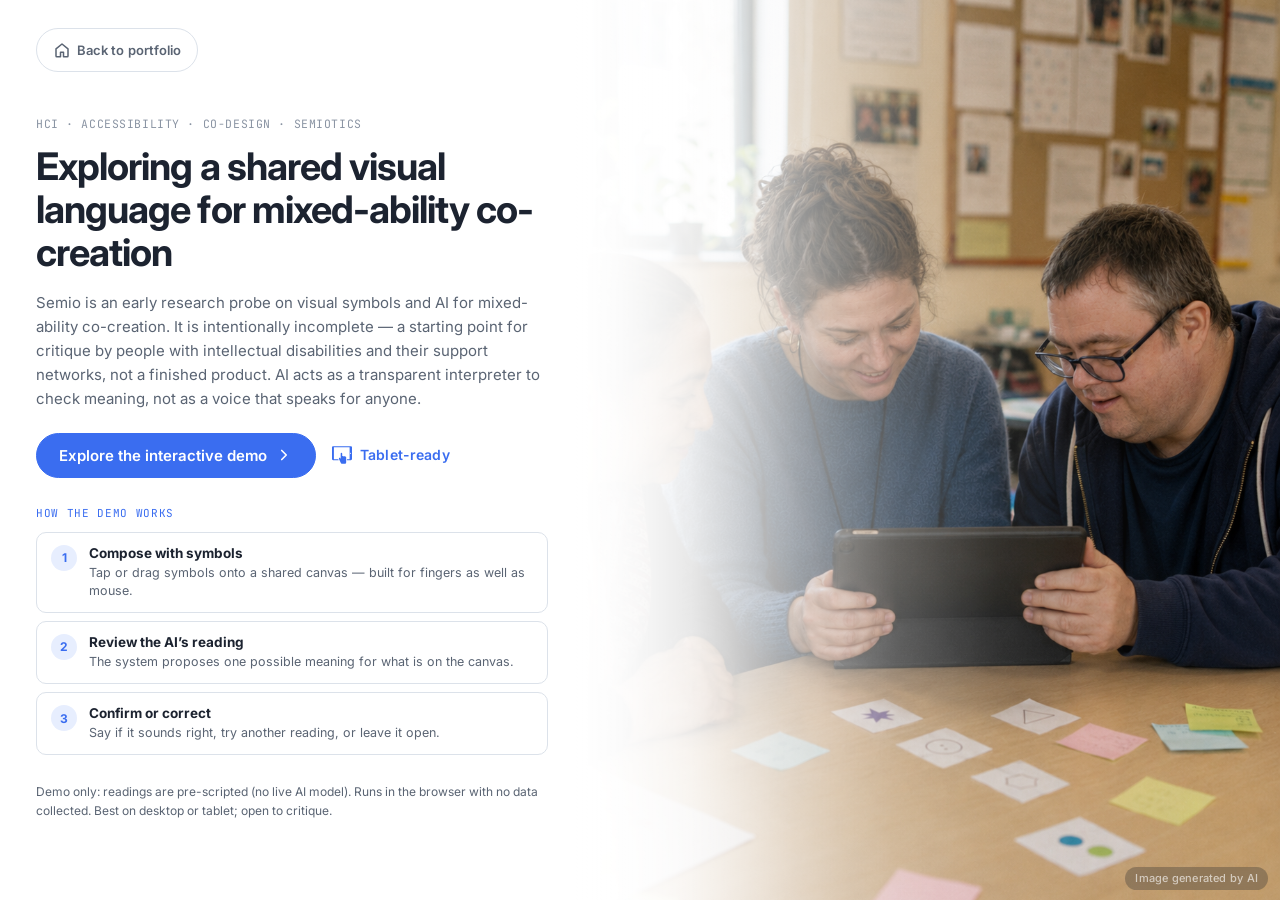
<file: index.html>
<!DOCTYPE html>
<html lang="en">
<head>
  <meta charset="UTF-8" />
  <meta name="viewport" content="width=device-width, initial-scale=1.0" />
  <title>Semio — Visual symbols for mixed-ability co-creation</title>
  <meta name="description" content="Semio is an early research probe: visual symbols and AI as a transparent interpreter for mixed-ability co-creation — open to critique, not a finished tool." />
  <link rel="preconnect" href="https://fonts.googleapis.com" />
  <link rel="preconnect" href="https://fonts.gstatic.com" crossorigin />
  <link href="https://fonts.googleapis.com/css2?family=Inter:wght@400;500;600;700&family=JetBrains+Mono:wght@400;500&display=swap" rel="stylesheet" />
  <link rel="stylesheet" href="style.css" />
</head>
<body class="landing">

  <div class="lp-shell">
    <div class="lp-copy">
      <header class="lp-nav">
        <a href="https://celso.cc" class="back-portfolio" aria-label="Back to portfolio">
          <svg width="18" height="18" viewBox="0 0 24 24" fill="none" aria-hidden="true">
            <path d="M4 10.5L12 4l8 6.5V20a1 1 0 0 1-1 1h-5v-6h-4v6H5a1 1 0 0 1-1-1v-9.5z" stroke="currentColor" stroke-width="2" stroke-linecap="round" stroke-linejoin="round"/>
          </svg>
          Back to portfolio
        </a>
      </header>

      <main class="lp-main">
        <section class="lp-hero">
          <p class="lp-eyebrow">HCI · Accessibility · Co-design · Semiotics</p>
          <h1 class="lp-title">Exploring a shared visual language for mixed-ability co-creation</h1>
          <p class="lp-lede">
            Semio is an early research probe on visual symbols and AI for mixed-ability co-creation. It is intentionally incomplete — a starting point for critique by people with intellectual disabilities and their support networks, not a finished product. AI acts as a transparent interpreter to check meaning, not as a voice that speaks for anyone.
          </p>
          <div class="lp-hero-actions">
            <a class="btn btn-primary lp-btn" href="app.html">
              Explore the interactive demo
              <svg width="18" height="18" viewBox="0 0 24 24" fill="none" aria-hidden="true">
                <path d="M9 6l6 6-6 6" stroke="currentColor" stroke-width="2.2" stroke-linecap="round" stroke-linejoin="round"/>
              </svg>
            </a>
            <span class="lp-tablet-ready" title="Touch-friendly demo — tap, drag, and tablet layout">
              <svg class="lp-tablet-ready-icon" width="20" height="20" viewBox="0 0 391.758 391.758" fill="currentColor" aria-hidden="true">
                <path d="M264.564,225.057c-4.901,0-9.168,3.063-11.44,7.596v-0.69c0-9.494-6.735-17.189-15.048-17.189c-5.723,0-10.698,3.652-13.243,9.027c-2.545-5.375-7.519-9.027-13.243-9.027c-4.582,0-8.681,2.35-11.439,6.042v-53.316c0-9.494-6.736-17.19-15.046-17.19c-8.312,0-15.05,7.696-15.05,17.19v104.997l-7.008-14.611c-2.734-5.702-7.888-8.938-13.205-8.938c-2.444,0-4.927,0.688-7.221,2.12c-7.286,4.568-9.957,15.014-5.96,23.334l34.69,72.321c0.023,0.083,3.724,5.928,5.587,8.722c5.091,7.707,11.847,13.592,20.749,13.592h52.242c15.361,0,27.822-14.754,27.822-32.948v-95.964C277.75,231.8,271.846,225.057,264.564,225.057z"/>
                <path d="M368.16,22.724H23.6C10.586,22.724,0,33.313,0,46.32l0.001,229.647c0,13.016,10.585,23.597,23.6,23.597h102.222c0,0,6.422,0,4.963-4.644c-1.022-3.254-5.678-11.905-5.885-12.31c-1.905-3.719-6.909-3.327-6.909-3.327H42.968c-3.148,0-5.724-2.523-5.724-5.601V48.6c0-3.078,2.575-5.6,5.724-5.6h296.319c3.148,0,5.725,2.522,5.725,5.6v225.086c0,3.078-2.576,5.601-5.725,5.601h-39.41c0,0-7.953-0.809-7.953,6.004c0,2.067,0,6.205,0,8.272c0,6.003,8.447,6.003,8.447,6.003h67.789c13.01,0,23.598-10.581,23.598-23.598V46.32C391.758,33.313,381.17,22.724,368.16,22.724z M363.438,172.44c-6.352,0-11.5-5.149-11.5-11.5c0-6.352,5.148-11.5,11.5-11.5c6.35,0,11.5,5.148,11.5,11.5C374.938,167.292,369.787,172.44,363.438,172.44z"/>
              </svg>
              <span>Tablet-ready</span>
            </span>
          </div>
        </section>

        <section class="lp-section" id="how">
          <span class="lp-kicker">How the demo works</span>
          <div class="lp-steps">
            <article class="lp-step">
              <span class="lp-step-num">1</span>
              <div class="lp-step-body">
                <h3 class="lp-step-title">Compose with symbols</h3>
                <p class="lp-step-text">Tap or drag symbols onto a shared canvas — built for fingers as well as mouse.</p>
              </div>
            </article>
            <article class="lp-step">
              <span class="lp-step-num">2</span>
              <div class="lp-step-body">
                <h3 class="lp-step-title">Review the AI’s reading</h3>
                <p class="lp-step-text">The system proposes one possible meaning for what is on the canvas.</p>
              </div>
            </article>
            <article class="lp-step">
              <span class="lp-step-num">3</span>
              <div class="lp-step-body">
                <h3 class="lp-step-title">Confirm or correct</h3>
                <p class="lp-step-text">Say if it sounds right, try another reading, or leave it open.</p>
              </div>
            </article>
          </div>
        </section>

        <p class="lp-note">
          Demo only: readings are pre-scripted (no live AI model). Runs in the browser with no data collected. Best on desktop or tablet; open to critique.
        </p>
      </main>
    </div>

    <aside class="lp-visual">
      <img
        class="lp-photo"
        src="assets/photo.png"
        alt="Three people at a day-centre table looking together at a tablet, with visual symbol cards and sticky notes on the table. AI-generated image."
        width="1024"
        height="1280"
        decoding="async"
      />
      <p class="lp-photo-credit">Image generated by AI</p>
    </aside>
  </div>

</body>
</html>
</file>
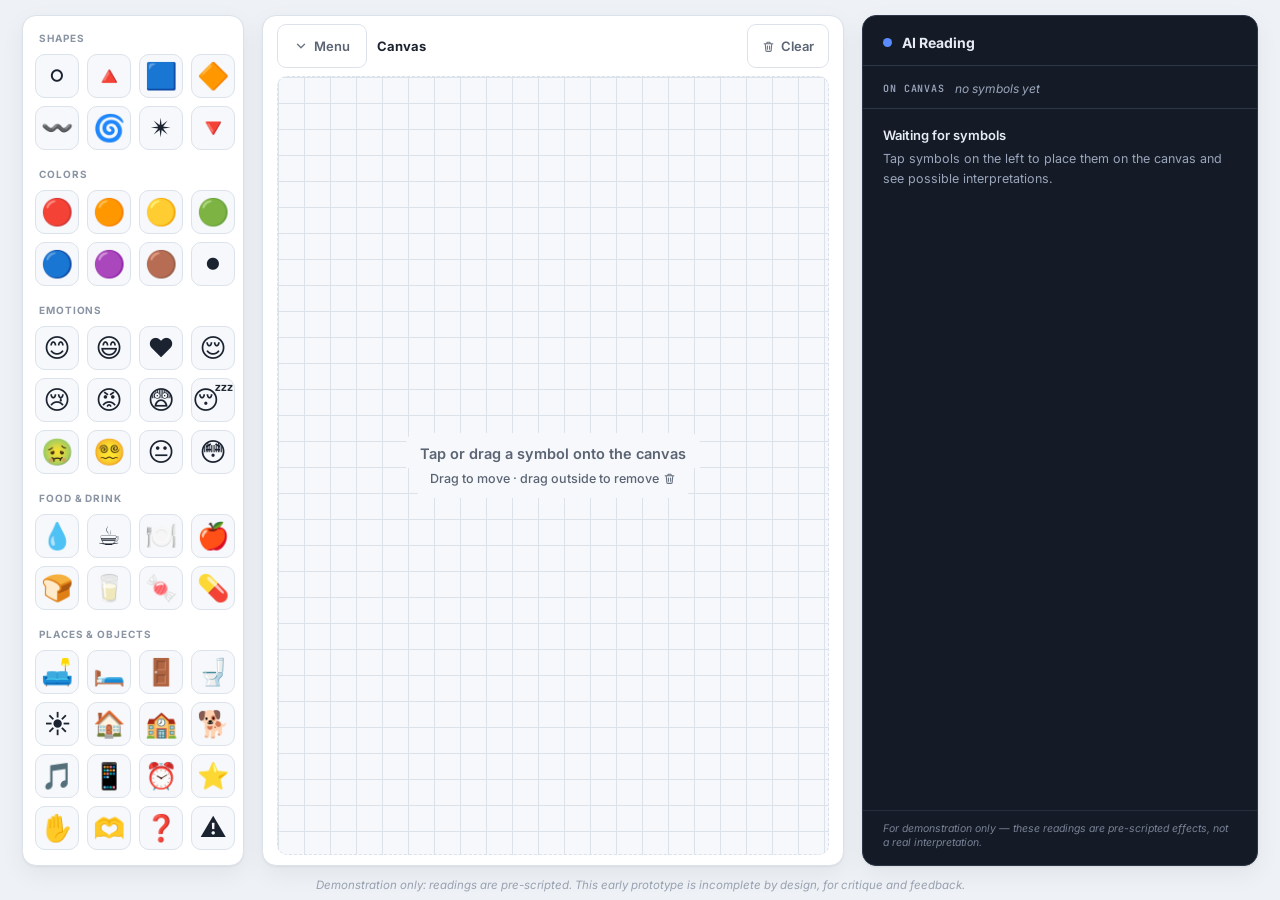
<file: app.html>
<!DOCTYPE html>
<html lang="en">
<head>
  <meta charset="UTF-8" />
  <meta name="viewport" content="width=device-width, initial-scale=1.0" />
  <title>Semio — Prototype Workspace</title>
  <link rel="preconnect" href="https://fonts.googleapis.com" />
  <link rel="preconnect" href="https://fonts.gstatic.com" crossorigin />
  <link href="https://fonts.googleapis.com/css2?family=Inter:wght@400;500;600;700&family=JetBrains+Mono:wght@400;500&display=swap" rel="stylesheet" />
  <link rel="stylesheet" href="style.css" />
  <!-- Early tablet detect: hide chrome before app.js so iPad does not flash a tall header -->
  <script>
    (function () {
      try {
        if (window.matchMedia(
          "(max-width: 1366px), ((pointer: coarse) and (max-width: 1600px))"
        ).matches) {
          document.documentElement.classList.add("header-is-collapsed");
        }
      } catch (e) {}
    })();
  </script>
</head>
<body>
  <!--
    Phone breakpoint only (CSS): guide instead of the three-column workspace.
    Not a separate page — same app.html, shown/hidden by media query.
  -->
  <div class="mobile-gate" id="mobile-gate" role="region" aria-label="Device recommendation">
    <div class="mobile-gate-card">
      <p class="mobile-gate-kicker">Semio prototype</p>
      <h1 class="mobile-gate-title">Best on a larger screen</h1>
      <p class="mobile-gate-text">
        This demo uses a three-column canvas for co-creation. It is designed for tablet and desktop — not for small phone screens.
      </p>
      <div class="mobile-gate-devices" aria-label="Recommended devices">
        <div class="mobile-gate-device">
          <span class="mobile-gate-device-icon" aria-hidden="true">
            <!-- Desktop / laptop -->
            <svg width="28" height="28" viewBox="0 0 24 24" fill="none">
              <rect x="3" y="4" width="18" height="12" rx="2" stroke="currentColor" stroke-width="2"/>
              <path d="M8 20h8M12 16v4" stroke="currentColor" stroke-width="2" stroke-linecap="round"/>
            </svg>
          </span>
          <span class="mobile-gate-device-label">Desktop</span>
        </div>
        <div class="mobile-gate-device">
          <span class="mobile-gate-device-icon" aria-hidden="true">
            <!-- Tablet (same asset family as Tablet-ready) -->
            <svg width="28" height="28" viewBox="0 0 391.758 391.758" fill="currentColor">
              <path d="M264.564,225.057c-4.901,0-9.168,3.063-11.44,7.596v-0.69c0-9.494-6.735-17.189-15.048-17.189c-5.723,0-10.698,3.652-13.243,9.027c-2.545-5.375-7.519-9.027-13.243-9.027c-4.582,0-8.681,2.35-11.439,6.042v-53.316c0-9.494-6.736-17.19-15.046-17.19c-8.312,0-15.05,7.696-15.05,17.19v104.997l-7.008-14.611c-2.734-5.702-7.888-8.938-13.205-8.938c-2.444,0-4.927,0.688-7.221,2.12c-7.286,4.568-9.957,15.014-5.96,23.334l34.69,72.321c0.023,0.083,3.724,5.928,5.587,8.722c5.091,7.707,11.847,13.592,20.749,13.592h52.242c15.361,0,27.822-14.754,27.822-32.948v-95.964C277.75,231.8,271.846,225.057,264.564,225.057z"/>
              <path d="M368.16,22.724H23.6C10.586,22.724,0,33.313,0,46.32l0.001,229.647c0,13.016,10.585,23.597,23.6,23.597h102.222c0,0,6.422,0,4.963-4.644c-1.022-3.254-5.678-11.905-5.885-12.31c-1.905-3.719-6.909-3.327-6.909-3.327H42.968c-3.148,0-5.724-2.523-5.724-5.601V48.6c0-3.078,2.575-5.6,5.724-5.6h296.319c3.148,0,5.725,2.522,5.725,5.6v225.086c0,3.078-2.576,5.601-5.725,5.601h-39.41c0,0-7.953-0.809-7.953,6.004c0,2.067,0,6.205,0,8.272c0,6.003,8.447,6.003,8.447,6.003h67.789c13.01,0,23.598-10.581,23.598-23.598V46.32C391.758,33.313,381.17,22.724,368.16,22.724z M363.438,172.44c-6.352,0-11.5-5.149-11.5-11.5c0-6.352,5.148-11.5,11.5-11.5c6.35,0,11.5,5.148,11.5,11.5C374.938,167.292,369.787,172.44,363.438,172.44z"/>
            </svg>
          </span>
          <span class="mobile-gate-device-label">Tablet</span>
        </div>
      </div>
      <div class="mobile-gate-actions">
        <a class="btn btn-primary mobile-gate-primary" href="index.html">Back to project page</a>
        <button type="button" class="btn btn-ghost mobile-gate-anyway" id="mobile-gate-anyway">
          Continue anyway
        </button>
      </div>
    </div>
  </div>

  <!-- Full bar collapses to height:0; open/close lives in the Canvas toolbar (not floating). -->
  <header class="app-header" id="app-header">
    <div class="header-inner">
      <div class="header-left">
        <a href="https://celso.cc" class="back-portfolio" aria-label="Back to portfolio">
          <svg width="18" height="18" viewBox="0 0 24 24" fill="none" aria-hidden="true">
            <path d="M4 10.5L12 4l8 6.5V20a1 1 0 0 1-1 1h-5v-6h-4v6H5a1 1 0 0 1-1-1v-9.5z" stroke="currentColor" stroke-width="2" stroke-linecap="round" stroke-linejoin="round"/>
          </svg>
          <span class="back-label">Back to portfolio</span>
        </a>
        <a href="index.html" class="back-portfolio back-prev" aria-label="Back to previous page">
          <svg width="18" height="18" viewBox="0 0 24 24" fill="none" aria-hidden="true">
            <rect x="5" y="3" width="14" height="18" rx="2" stroke="currentColor" stroke-width="2"/>
            <path d="M8 8h8M8 12h8M8 16h5" stroke="currentColor" stroke-width="2" stroke-linecap="round"/>
          </svg>
        </a>
        <div class="brand-text">
          <h1>Semio</h1>
          <p class="app-subtitle">Semio - An early prototype for exploring shared visual language in mixed-ability co-creation</p>
        </div>
      </div>
      <div class="header-right">
        <div class="header-tag header-tag-tablet" title="Touch-friendly: tap to place, drag to move, drag out to remove">
          <svg class="header-tag-icon" width="18" height="18" viewBox="0 0 391.758 391.758" fill="currentColor" aria-hidden="true">
            <path d="M264.564,225.057c-4.901,0-9.168,3.063-11.44,7.596v-0.69c0-9.494-6.735-17.189-15.048-17.189c-5.723,0-10.698,3.652-13.243,9.027c-2.545-5.375-7.519-9.027-13.243-9.027c-4.582,0-8.681,2.35-11.439,6.042v-53.316c0-9.494-6.736-17.19-15.046-17.19c-8.312,0-15.05,7.696-15.05,17.19v104.997l-7.008-14.611c-2.734-5.702-7.888-8.938-13.205-8.938c-2.444,0-4.927,0.688-7.221,2.12c-7.286,4.568-9.957,15.014-5.96,23.334l34.69,72.321c0.023,0.083,3.724,5.928,5.587,8.722c5.091,7.707,11.847,13.592,20.749,13.592h52.242c15.361,0,27.822-14.754,27.822-32.948v-95.964C277.75,231.8,271.846,225.057,264.564,225.057z"/>
            <path d="M368.16,22.724H23.6C10.586,22.724,0,33.313,0,46.32l0.001,229.647c0,13.016,10.585,23.597,23.6,23.597h102.222c0,0,6.422,0,4.963-4.644c-1.022-3.254-5.678-11.905-5.885-12.31c-1.905-3.719-6.909-3.327-6.909-3.327H42.968c-3.148,0-5.724-2.523-5.724-5.601V48.6c0-3.078,2.575-5.6,5.724-5.6h296.319c3.148,0,5.725,2.522,5.725,5.6v225.086c0,3.078-2.576,5.601-5.725,5.601h-39.41c0,0-7.953-0.809-7.953,6.004c0,2.067,0,6.205,0,8.272c0,6.003,8.447,6.003,8.447,6.003h67.789c13.01,0,23.598-10.581,23.598-23.598V46.32C391.758,33.313,381.17,22.724,368.16,22.724z M363.438,172.44c-6.352,0-11.5-5.149-11.5-11.5c0-6.352,5.148-11.5,11.5-11.5c6.35,0,11.5,5.148,11.5,11.5C374.938,167.292,369.787,172.44,363.438,172.44z"/>
          </svg>
          <span class="header-tag-label">Tablet-ready</span>
        </div>
      </div>
    </div>
  </header>

  <main class="workspace" aria-label="Three-column workspace">
    <!-- LEFT: Symbol Library -->
    <section class="panel panel-left" aria-label="Symbol library">
      <div id="library" class="library" role="list"></div>
    </section>

    <!-- CENTER: Co-creation Canvas -->
    <section class="panel panel-center" aria-label="Co-creation canvas">
      <div class="panel-head canvas-head">
        <div class="canvas-head-left">
          <button
            type="button"
            id="header-chrome-toggle"
            class="btn btn-ghost btn-with-icon header-chrome-toggle"
            aria-expanded="true"
            aria-controls="app-header"
            title="Hide top bar for more canvas room"
          >
            <svg class="header-chrome-chevron" width="14" height="14" viewBox="0 0 24 24" fill="none" aria-hidden="true">
              <path d="M6 9l6 6 6-6" stroke="currentColor" stroke-width="2.2" stroke-linecap="round" stroke-linejoin="round"/>
            </svg>
            <span class="header-chrome-label">Menu</span>
          </button>
          <h2>Canvas</h2>
        </div>
        <div class="canvas-actions">
          <button id="clear-btn" class="btn btn-ghost btn-with-icon btn-clear" type="button" title="Clear canvas" aria-label="Clear canvas">
            <svg width="13" height="13" viewBox="0 0 24 24" fill="none" aria-hidden="true">
              <path d="M4 7h16M9 7V5a1 1 0 0 1 1-1h4a1 1 0 0 1 1 1v2M6 7l1 12a2 2 0 0 0 2 2h6a2 2 0 0 0 2-2l1-12M10 11v6M14 11v6" stroke="currentColor" stroke-width="2" stroke-linecap="round" stroke-linejoin="round"/>
            </svg>
            Clear
          </button>
        </div>
      </div>

      <div id="canvas" class="canvas" aria-label="Canvas — tap symbols on the left to place them here">
        <div id="canvas-hint" class="canvas-hint">
          <p class="hint-main">Tap or drag a symbol onto the canvas</p>
          <p class="hint-sub">Drag to move · drag outside to remove<svg class="hint-trash-icon" width="13" height="13" viewBox="0 0 24 24" fill="none" aria-hidden="true"><path d="M4 7h16M9 7V5a1 1 0 0 1 1-1h4a1 1 0 0 1 1 1v2M6 7l1 12a2 2 0 0 0 2 2h6a2 2 0 0 0 2-2l1-12M10 11v6M14 11v6" stroke="currentColor" stroke-width="2" stroke-linecap="round" stroke-linejoin="round"/></svg></p>
        </div>
      </div>
    </section>

    <!-- RIGHT: AI Interpretant Panel -->
    <aside class="panel panel-right" aria-label="AI interpretant panel">
      <div class="ai-head">
        <span class="ai-dot" aria-hidden="true"></span>
        <h2>AI Reading</h2>
      </div>

      <div class="tag-strip" aria-label="Active symbols">
        <span class="tag-strip-label">On canvas</span>
        <div id="tag-list" class="tag-list"></div>
      </div>

      <div id="ai-body" class="ai-body">
        <div class="ai-idle" id="ai-idle">
          <p class="ai-idle-title">Waiting for symbols</p>
          <p class="ai-idle-text">Tap symbols on the left to place them on the canvas and see possible interpretations.</p>
        </div>
      </div>

      <p class="ai-disclaimer">For demonstration only — these readings are pre-scripted effects, not a real interpretation.</p>
    </aside>
  </main>

  <footer class="app-footer">
    <span class="footer-note">Demonstration only: readings are pre-scripted. This early prototype is incomplete by design, for critique and feedback.</span>
  </footer>

  <script src="data.js"></script>
  <script src="app.js"></script>
</body>
</html>
</file>
<file: style.css>
/* =============================================================
 * style.css — Semiotic AI Translator (research prototype)
 * Tool-style restraint: calm surfaces, one accent, high contrast.
 * ============================================================= */

:root {
  --bg:          #eef1f5;
  --surface:     #ffffff;
  --surface-2:   #f6f8fb;
  --ink:         #1c2330;
  --ink-soft:    #5a6473;
  --ink-faint:   #8a94a3;
  --line:        #dce2ea;
  --accent:      #3a6df0;
  --accent-soft: #e7eefe;
  --ai-bg:       #141a26;
  --ai-bg-2:     #1d2533;
  --ai-line:     #2c3647;
  --ai-ink:      #e7ecf4;
  --ai-ink-soft: #9aa6bb;
  --ai-glow:     #5b8cff;
  --good:        #2fae66;
  --warn:        #e0883a;
  --radius:      14px;
  --radius-sm:   10px;
  --shadow:      0 1px 2px rgba(20,26,38,.05), 0 8px 24px rgba(20,26,38,.06);
  --font:        "Inter", system-ui, -apple-system, "Segoe UI", sans-serif;
  --mono:        "JetBrains Mono", ui-monospace, "SFMono-Regular", monospace;
  /* Apple HIG / Material-aligned minimum touch target */
  --touch-min:   44px;
}

* { box-sizing: border-box; margin: 0; padding: 0; }

html, body { height: 100%; }

body {
  font-family: var(--font);
  color: var(--ink);
  background: var(--bg);
  display: flex;
  flex-direction: column;
  min-height: 100vh;
  -webkit-font-smoothing: antialiased;
}

/* Prototype workspace: lock to viewport so the three panels claim leftover height */
body:not(.landing) {
  height: 100vh;
  height: 100dvh;
  overflow: hidden;
}

/* ---------- Header: can fully hide (height 0) for max canvas room ---------- */
.app-header {
  flex-shrink: 0;
  background: var(--surface);
  border-bottom: 1px solid var(--line);
  overflow: hidden;
  /* animate open/close without leaving residual chrome height */
  max-height: 120px;
  opacity: 1;
  transition: max-height .22s ease, opacity .18s ease, border-color .18s ease;
}
.app-header .header-inner {
  display: flex;
  align-items: center;
  justify-content: space-between;
  gap: 10px;
  padding: 10px 24px;
}
.app-header h1 {
  font-size: 19px;
  font-weight: 700;
  letter-spacing: -.02em;
  line-height: 1.1;
}
.header-left { display: flex; align-items: center; gap: 10px; min-width: 0; }
.header-left .brand-text { margin-left: 8px; min-width: 0; }
.app-subtitle {
  font-size: 11.5px;
  color: var(--ink-soft);
  margin-top: 3px;
  letter-spacing: .01em;
}
.header-tag {
  display: inline-flex;
  align-items: center;
  gap: 8px;
  font-size: 12.5px;
  font-weight: 600;
  color: var(--accent);
  background: var(--accent-soft);
  padding: 8px 14px 8px 10px;
  border-radius: 999px;
  letter-spacing: .01em;
  line-height: 1;
  user-select: none;
}
.header-tag-icon {
  display: block;
  width: 18px;
  height: 18px;
  flex-shrink: 0;
  color: inherit;
}
.header-right {
  display: flex;
  align-items: center;
  gap: 10px;
  flex-shrink: 0;
}
.header-back {
  font-size: 12px;
  font-weight: 600;
  color: var(--ink-soft);
  text-decoration: none;
  padding: 5px 0;
  transition: color .12s ease;
}
.header-back:hover { color: var(--accent); }

/*
 * Fully collapsed: zero layout height — workspace claims the full viewport.
 * Open/close control lives in the Canvas panel toolbar (see .header-chrome-toggle).
 * Also keyed off html.header-is-collapsed for pre-JS paint on iPad.
 */
.app-header.is-collapsed,
html.header-is-collapsed .app-header {
  max-height: 0;
  opacity: 0;
  border-bottom-color: transparent;
  pointer-events: none;
}

/* Canvas toolbar: natural home for Menu / Hide chrome */
.canvas-head-left {
  display: flex;
  align-items: center;
  gap: 10px;
  min-width: 0;
}
.header-chrome-toggle {
  flex-shrink: 0;
  font-size: 12.5px;
  padding: 0 12px;
  border-radius: 999px;
}
.header-chrome-chevron {
  flex-shrink: 0;
  transition: transform .2s ease;
}
/* Expanded header: chevron up = “hide bar” */
body:not(.header-is-collapsed) .header-chrome-chevron {
  transform: rotate(180deg);
}
/* Collapsed: chevron down = “show menu” */
body.header-is-collapsed .header-chrome-chevron {
  transform: rotate(0deg);
}

/* ---------- Workspace (3 columns) ---------- */
.workspace {
  flex: 1;
  display: grid;
  grid-template-columns: 18% 1fr 32%;
  gap: 18px;
  padding: 14px 22px 8px;
  min-height: 0;
  position: relative;
  /* allow canvas spotlight shadow to paint over side panels */
  isolation: auto;
}
.panel {
  background: var(--surface);
  border: 1px solid var(--line);
  border-radius: var(--radius);
  box-shadow: var(--shadow);
  display: flex;
  flex-direction: column;
  min-height: 0;
}
.panel-head { padding: 18px 18px 12px; }
.panel-head h2 { font-size: 14px; font-weight: 700; letter-spacing: -.01em; }
.panel-sub { font-size: 12px; color: var(--ink-soft); margin-top: 3px; line-height: 1.4; }

/* ---------- Left: Library ---------- */
.panel-left { overflow: hidden; }
.library {
  overflow-y: auto;
  padding: 14px 12px 18px;
  display: flex;
  flex-direction: column;
  gap: 6px;
}
.lib-cat {
  font-size: 10px;
  font-weight: 700;
  text-transform: uppercase;
  letter-spacing: .09em;
  color: var(--ink-faint);
  padding: 12px 4px 4px;
}
.lib-cat:first-child { padding-top: 2px; }
.lib-grid {
  display: grid;
  grid-template-columns: repeat(4, 1fr);
  gap: 8px;
}
.lib-item {
  aspect-ratio: 1 / 1;
  min-width: var(--touch-min);
  min-height: var(--touch-min);
  background: var(--surface-2);
  border: 1px solid var(--line);
  border-radius: var(--radius-sm);
  display: flex;
  align-items: center;
  justify-content: center;
  cursor: grab;
  user-select: none;
  -webkit-tap-highlight-color: transparent;
  /* pan-y keeps library scrollable; drag code preventDefault once past threshold */
  touch-action: pan-y;
  transition: transform .12s ease, border-color .12s ease, box-shadow .12s ease;
}
/* Floating emoji while dragging from library → canvas (tablet + desktop) */
.lib-drag-ghost {
  position: fixed;
  z-index: 200;
  width: 58px;
  height: 58px;
  margin: 0;
  padding: 0;
  display: flex;
  align-items: center;
  justify-content: center;
  font-size: 40px;
  line-height: 1;
  pointer-events: none;
  transform: translate(-50%, -50%);
  opacity: .92;
  filter: drop-shadow(0 4px 12px rgba(20, 26, 38, .22));
  will-change: left, top;
}
body.is-library-dragging {
  cursor: grabbing;
  user-select: none;
}
body.is-library-dragging .library {
  /* keep list from rubber-banding while a drag is active */
  overflow: hidden;
}
.lib-item:hover {
  border-color: var(--accent);
  transform: translateY(-2px);
  box-shadow: 0 4px 12px rgba(58,109,240,.12);
}
.lib-item:active { cursor: grabbing; transform: scale(.95); border-color: var(--accent); }
.lib-item .emoji { font-size: 26px; line-height: 1; pointer-events: none; }

/* ---------- Center: Canvas ---------- */
.canvas-head {
  display: flex;
  align-items: center;
  justify-content: space-between;
  gap: 10px;
  padding: 8px 14px 6px;
}
.canvas-head h2 {
  font-size: 13px;
  font-weight: 700;
  letter-spacing: -.01em;
}
.btn {
  font-family: var(--font);
  font-size: 13px;
  font-weight: 600;
  border-radius: 9px;
  min-height: var(--touch-min);
  min-width: var(--touch-min);
  padding: 10px 16px;
  cursor: pointer;
  border: 1px solid transparent;
  -webkit-tap-highlight-color: transparent;
  touch-action: manipulation;
  transition: background .12s ease, border-color .12s ease, color .12s ease;
}
.btn-ghost {
  background: var(--surface);
  border-color: var(--line);
  color: var(--ink-soft);
}
.btn-ghost:hover { border-color: var(--warn); color: var(--warn); }
.btn-ghost:active { border-color: var(--warn); color: var(--warn); background: #fff8f2; }
.btn-with-icon {
  display: inline-flex;
  align-items: center;
  justify-content: center;
  gap: 6px;
}
.btn-with-icon svg {
  flex-shrink: 0;
  opacity: .9;
}
.btn-clear {
  font-size: 13px;
  padding: 0 14px;
  gap: 6px;
}
.btn-primary {
  background: var(--accent);
  border-color: var(--accent);
  color: #fff;
}
.btn-primary:hover { background: #2f5fde; border-color: #2f5fde; }
.btn-primary:active { background: #2a55c9; border-color: #2a55c9; }

.panel-center {
  /* default clip; lifted while a token is dragged out so destroy can leave the frame */
  overflow: hidden;
  position: relative;
}
.panel-center.is-dragging-token {
  overflow: visible;
  z-index: 30;
}
.canvas {
  position: relative;
  flex: 1;
  margin: 2px 14px 10px;
  border-radius: var(--radius-sm);
  background-color: var(--surface-2);
  background-image:
    linear-gradient(var(--line) 1px, transparent 1px),
    linear-gradient(90deg, var(--line) 1px, transparent 1px);
  background-size: 26px 26px;
  border: 1px dashed var(--line);
  overflow: hidden;
  min-height: 0;
  transition: border-color .18s ease, background-color .18s ease, box-shadow .22s ease;
}
.canvas.drag-over {
  border-color: var(--accent);
  background-color: var(--accent-soft);
}
/*
 * Drag spotlight: huge outer box-shadow dims everything outside the canvas
 * so the frame reads as the only active region.
 */
.canvas.is-dragging-token {
  overflow: visible;
  z-index: 31;
  box-shadow: 0 0 0 999vmax rgba(20, 26, 38, .42);
  border-color: var(--accent);
}
/* Preview: release outside will destroy — slightly stronger veil + warm edge */
.canvas.is-delete-zone {
  border-color: var(--warn);
  box-shadow:
    0 0 0 999vmax rgba(20, 26, 38, .52),
    inset 0 0 0 1.5px rgba(224, 136, 58, .45);
}

/*
 * .back-portfolio uses z-index: 60, so it sat above the canvas spotlight
 * while everything else dimmed. Lower it during drag so the same veil covers it.
 */
body.is-dragging-token .back-portfolio {
  z-index: 0;
}

.canvas-hint {
  position: absolute;
  inset: 0;
  display: flex;
  flex-direction: column;
  align-items: center;
  justify-content: center;
  gap: 0;
  pointer-events: none;
  text-align: center;
  padding: 24px;
  z-index: 0;
}
.canvas-hint.hidden { display: none; }
/* Same grey as .canvas — only behind the lines of copy, so grid disappears under text */
.canvas-hint .hint-main,
.canvas-hint .hint-sub {
  max-width: 340px;
  margin: 0;
  line-height: 1.45;
  background: var(--surface-2);
  padding: 3px 14px;
}
.canvas-hint .hint-main {
  font-size: 14.5px;
  font-weight: 600;
  color: var(--ink-soft);
  padding-top: 10px;
  padding-bottom: 4px;
  border-radius: 10px 10px 0 0;
}
.canvas-hint .hint-sub {
  font-size: 12.5px;
  font-weight: 500;
  color: var(--ink-soft);
  letter-spacing: 0;
  padding-top: 2px;
  padding-bottom: 10px;
  border-radius: 0 0 10px 10px;
  white-space: nowrap;
}
.canvas-hint .hint-trash-icon {
  display: inline-block;
  width: 13px;
  height: 13px;
  margin-left: 4px;
  vertical-align: -2px;
  opacity: .9;
}

/* placed symbol token — frameless; drag outside canvas to destroy */
.token {
  position: absolute;
  display: flex;
  align-items: center;
  justify-content: center;
  width: 58px;
  height: 58px;
  min-width: var(--touch-min);
  min-height: var(--touch-min);
  font-size: 40px;
  line-height: 1;
  background: transparent;
  border: none;
  box-shadow: none;
  cursor: grab;
  user-select: none;
  touch-action: none;
  z-index: 1;
  -webkit-tap-highlight-color: transparent;
  transition: transform .15s ease, filter .15s ease, opacity .15s ease;
  will-change: transform, opacity;
}
.token:active,
.token.is-dragging { cursor: grabbing; }
.token.is-selected {
  transform: scale(1.06);
  filter: drop-shadow(0 0 5px rgba(91,140,255,.4));
  z-index: 20;
}
/* Finger / cursor is outside the frame — release will destroy */
.token.will-delete {
  opacity: .55;
  transform: scale(.88);
  filter: drop-shadow(0 0 6px rgba(224, 136, 58, .55));
  z-index: 55;
}
/* Destroy burst when released outside */
.token.is-destroying {
  animation: tokenDestroy .32s cubic-bezier(.4, 0, .2, 1) forwards;
  pointer-events: none;
  z-index: 60;
}
@keyframes tokenDestroy {
  0% {
    opacity: .55;
    transform: scale(.88) rotate(0deg);
    filter: drop-shadow(0 0 6px rgba(224, 136, 58, .45));
  }
  55% {
    opacity: .35;
    transform: scale(1.15) rotate(-8deg);
    filter: blur(0.5px) drop-shadow(0 0 10px rgba(224, 136, 58, .35));
  }
  100% {
    opacity: 0;
    transform: scale(.15) rotate(18deg);
    filter: blur(3px);
  }
}
.token.focused {
  transform: scale(1.12);
  animation: tokenGlow 1.4s ease-in-out infinite;
}
@keyframes tokenGlow {
  0%,100% { filter: drop-shadow(0 0 5px rgba(91,140,255,.55)); }
  50%     { filter: drop-shadow(0 0 11px rgba(91,140,255,.85)); }
}

@media (prefers-reduced-motion: reduce) {
  .token.is-destroying {
    animation: tokenDestroyFade .2s ease forwards;
  }
  @keyframes tokenDestroyFade {
    to { opacity: 0; transform: scale(.5); }
  }
}

/* ---------- Tag strip (inside dark AI panel) ---------- */
.tag-strip {
  display: flex;
  align-items: flex-start;
  gap: 10px;
  padding: 12px 20px;
  border-bottom: 1px solid var(--ai-line);
  flex-wrap: wrap;
}
.tag-strip-label {
  font-family: var(--mono);
  font-size: 10px;
  text-transform: uppercase;
  letter-spacing: .08em;
  font-weight: 600;
  color: var(--ai-ink-soft);
  padding-top: 4px;
  flex-shrink: 0;
}
.tag-list { display: flex; gap: 6px; flex-wrap: wrap; }
.tag {
  display: inline-flex;
  align-items: center;
  gap: 5px;
  font-size: 12px;
  background: var(--ai-bg-2);
  color: var(--ai-ink);
  border: 1px solid var(--ai-line);
  border-radius: 999px;
  padding: 4px 10px;
  font-weight: 500;
}
.tag .t-emoji { font-size: 13px; }
.tag-empty { font-size: 12px; color: var(--ai-ink-soft); font-style: italic; padding-top: 3px; }

/* ---------- Right: AI panel (dark) ---------- */
.panel-right {
  background: var(--ai-bg);
  border-color: var(--ai-line);
  color: var(--ai-ink);
  overflow: hidden;
}
.ai-head {
  display: flex;
  align-items: center;
  gap: 10px;
  padding: 18px 20px 14px;
  border-bottom: 1px solid var(--ai-line);
}
.ai-head h2 { font-size: 14px; font-weight: 700; color: var(--ai-ink); }
.ai-dot {
  width: 9px; height: 9px; border-radius: 50%;
  background: var(--ai-glow);
  box-shadow: 0 0 0 0 rgba(91,140,255,.5);
  animation: aiPulse 2s infinite;
}
@keyframes aiPulse {
  0%   { box-shadow: 0 0 0 0 rgba(91,140,255,.5); }
  70%  { box-shadow: 0 0 0 8px rgba(91,140,255,0); }
  100% { box-shadow: 0 0 0 0 rgba(91,140,255,0); }
}
.ai-body {
  flex: 1;
  overflow-y: auto;
  padding: 18px 20px 22px;
}
.ai-idle { color: var(--ai-ink-soft); }
.ai-idle-title { font-size: 13px; font-weight: 600; color: var(--ai-ink); margin-bottom: 6px; }
.ai-idle-text { font-size: 12.5px; line-height: 1.6; }

/* typing indicator */
.ai-typing {
  display: flex;
  align-items: center;
  gap: 6px;
  font-family: var(--mono);
  font-size: 12px;
  color: var(--ai-ink-soft);
}
.ai-typing .dots { display: inline-flex; gap: 4px; }
.ai-typing .dots span {
  width: 6px; height: 6px; border-radius: 50%;
  background: var(--ai-glow);
  animation: blink 1.2s infinite;
}
.ai-typing .dots span:nth-child(2) { animation-delay: .2s; }
.ai-typing .dots span:nth-child(3) { animation-delay: .4s; }
@keyframes blink { 0%,80%,100% { opacity: .25; } 40% { opacity: 1; } }

/* result — confirm / correct demo loop */
.ai-result { animation: fadeUp .35s ease both; }
@keyframes fadeUp { from { opacity: 0; transform: translateY(8px); } to { opacity: 1; transform: none; } }

.ai-phase-label {
  font-family: var(--mono);
  font-size: 10.5px;
  font-weight: 600;
  letter-spacing: .06em;
  text-transform: uppercase;
  color: var(--ai-ink-soft);
  margin: 0 0 10px;
}
.ai-phase-agreed { color: #6dcea0; }
.ai-phase-open { color: var(--warn); }

/* primary: the loudest element in the panel */
.translation {
  font-size: 20px;
  line-height: 1.5;
  color: var(--ai-ink);
  font-weight: 600;
  letter-spacing: -.01em;
}
.translation-dim {
  font-size: 15px;
  font-weight: 500;
  opacity: .55;
  margin-bottom: 4px;
}
.translation-open {
  font-size: 17px;
  font-weight: 600;
}

.confirm-block {
  margin-top: 22px;
  padding-top: 18px;
  border-top: 1px solid var(--ai-line);
}
.confirm-q {
  font-size: 15px;
  font-weight: 600;
  color: var(--ai-ink);
  margin: 0 0 14px;
}
.confirm-actions {
  display: flex;
  flex-direction: column;
  gap: 10px;
}
.btn-confirm {
  font-family: var(--font);
  font-size: 14px;
  font-weight: 600;
  min-height: var(--touch-min);
  width: 100%;
  padding: 12px 16px;
  border-radius: var(--radius-sm);
  border: 1px solid var(--ai-line);
  cursor: pointer;
  -webkit-tap-highlight-color: transparent;
  touch-action: manipulation;
  transition: background .12s ease, border-color .12s ease, color .12s ease, transform .1s ease;
}
.btn-confirm:active { transform: scale(.99); }
.btn-yes {
  background: var(--ai-glow);
  border-color: var(--ai-glow);
  color: #fff;
}
.btn-yes:hover,
.btn-yes:active { background: #4a7ef0; border-color: #4a7ef0; }
.btn-no {
  background: var(--ai-bg-2);
  color: var(--ai-ink);
}
.btn-no:hover,
.btn-no:active { border-color: var(--ai-glow); background: #232d3d; }
.btn-none {
  margin-top: 12px;
  background: transparent;
  color: var(--ai-ink-soft);
  border-style: dashed;
}
.btn-none:hover,
.btn-none:active { color: var(--ai-ink); border-color: var(--ai-ink-soft); }
.btn-revise {
  margin-top: 16px;
  background: var(--ai-bg-2);
  color: var(--ai-ink);
}
.btn-revise:hover,
.btn-revise:active { border-color: var(--ai-glow); }
.ai-note {
  margin: 14px 0 0;
  font-size: 12px;
  line-height: 1.5;
  color: var(--ai-ink-soft);
}

/* secondary: tappable choice cards — correct phase */
.options-block {
  margin-top: 22px;
  padding-top: 18px;
  border-top: 1px solid var(--ai-line);
}
.options-lead {
  font-size: 11px;
  font-family: var(--mono);
  letter-spacing: .03em;
  color: var(--ai-ink-soft);
  margin: 0 0 12px;
  transition: color .2s ease;
}

.options { display: flex; flex-direction: column; gap: 9px; }
.option {
  display: flex;
  align-items: flex-start;
  gap: 11px;
  width: 100%;
  min-height: var(--touch-min);
  text-align: left;
  font-family: var(--font);
  font-size: 14px;
  line-height: 1.45;
  color: var(--ai-ink);
  background: var(--ai-bg-2);
  border: 1px solid var(--ai-line);
  border-radius: var(--radius-sm);
  padding: 14px 16px;
  cursor: pointer;
  -webkit-tap-highlight-color: transparent;
  touch-action: manipulation;
  transition: border-color .15s ease, background .15s ease, transform .1s ease;
}
.option:hover {
  border-color: var(--ai-glow);
  background: #232d3d;
}
.option:active { transform: scale(.99); border-color: var(--ai-glow); background: #232d3d; }

/* the radio dot that fills in when chosen */
.option-tick {
  flex-shrink: 0;
  width: 14px; height: 14px;
  margin-top: 3px;
  border: 1.5px solid var(--ai-ink-soft);
  border-radius: 50%;
  transition: border-color .15s ease, background .15s ease;
}
.option-text { flex: 1; }

/* chosen state — solid fill, no checkmark (simulated "the AI learned this") */
.option.is-chosen {
  border-color: var(--ai-glow);
  background: var(--ai-glow);
  color: #fff;
}
.option.is-chosen .option-tick {
  border-color: #fff;
  background: #fff;
}

/* micro disclaimer pinned to the bottom of the AI panel */
.ai-disclaimer {
  margin: 0;
  padding: 11px 20px 14px;
  border-top: 1px solid var(--ai-line);
  font-size: 10.5px;
  line-height: 1.4;
  font-style: italic;
  color: var(--ai-ink-soft);
  opacity: .75;
}

/* ---------- Footer (blends into the gray page background) ---------- */
.app-footer {
  flex-shrink: 0;
  display: flex;
  align-items: center;
  justify-content: center;
  padding: 4px 28px 8px;
  background: transparent;
  border: none;
  font-size: 11.5px;
  color: #9aa3b2;
}
.footer-note { font-style: italic; max-width: 720px; text-align: center; }

/* ---------- Scrollbars ---------- */
/* Library: was --line on white — too faint. Slightly stronger, still quiet. */
.library {
  scrollbar-width: thin;
  scrollbar-color: #c5cdd8 transparent;
}
.library::-webkit-scrollbar { width: 7px; }
.library::-webkit-scrollbar-track {
  background: transparent;
  margin: 6px 0;
}
.library::-webkit-scrollbar-thumb {
  background: #c5cdd8;
  border-radius: 99px;
  border: 2px solid transparent;
  background-clip: padding-box;
}
.library::-webkit-scrollbar-thumb:hover {
  background: #a8b2c0;
  border: 2px solid transparent;
  background-clip: padding-box;
}
.library::-webkit-scrollbar-thumb:active {
  background: #8a94a3;
  border: 2px solid transparent;
  background-clip: padding-box;
}

.ai-body {
  scrollbar-width: thin;
  scrollbar-color: var(--ai-line) transparent;
}
.ai-body::-webkit-scrollbar { width: 7px; }
.ai-body::-webkit-scrollbar-track {
  background: transparent;
  margin: 6px 0;
}
.ai-body::-webkit-scrollbar-thumb {
  background: var(--ai-line);
  border-radius: 99px;
  border: 2px solid transparent;
  background-clip: padding-box;
}
.ai-body::-webkit-scrollbar-thumb:hover {
  background: #3d4a5f;
  border: 2px solid transparent;
  background-clip: padding-box;
}

/* ---------- Tablet: larger library + touch-friendly columns ---------- */
@media (max-width: 1180px) and (min-width: 769px) {
  .workspace {
    grid-template-columns: minmax(200px, 24%) 1fr minmax(260px, 30%);
    gap: 14px;
    padding: 12px 14px 8px;
  }
  .lib-grid {
    grid-template-columns: repeat(3, 1fr);
    gap: 10px;
  }
  .lib-item .emoji { font-size: 30px; }
  .token {
    width: 64px;
    height: 64px;
    font-size: 44px;
  }
  .app-subtitle { display: none; }
  .canvas-head { padding: 10px 14px 8px; }
}

/* Coarse pointer (tablet / touch laptop): enforce larger library cells */
@media (pointer: coarse) {
  .lib-grid {
    grid-template-columns: repeat(3, 1fr);
    gap: 10px;
  }
  .lib-item {
    min-width: var(--touch-min);
    min-height: var(--touch-min);
  }
  .lib-item .emoji { font-size: 30px; }
  .workspace {
    grid-template-columns: minmax(200px, 24%) 1fr minmax(260px, 30%);
  }
  .app-subtitle { display: none; }
  .token {
    width: 64px;
    height: 64px;
    font-size: 44px;
  }
}

/* ---------- Mobile gate (phone breakpoint — same app.html) ---------- */
.mobile-gate {
  display: none;
}

@media (max-width: 768px) {
  /* Hide prototype chrome; show recommendation card instead */
  body:not(.landing):not(.mobile-gate-dismissed) {
    height: auto;
    min-height: 100dvh;
    overflow: auto;
    background: var(--bg);
  }
  body:not(.landing):not(.mobile-gate-dismissed) .app-header,
  body:not(.landing):not(.mobile-gate-dismissed) .workspace,
  body:not(.landing):not(.mobile-gate-dismissed) .app-footer {
    display: none !important;
  }
  body:not(.landing):not(.mobile-gate-dismissed) .mobile-gate {
    display: flex;
    flex: 1;
    align-items: center;
    justify-content: center;
    min-height: 100dvh;
    padding: 28px 20px 36px;
  }

  .mobile-gate-card {
    width: 100%;
    max-width: 400px;
    background: var(--surface);
    border: 1px solid var(--line);
    border-radius: var(--radius);
    box-shadow: var(--shadow);
    padding: 28px 22px 24px;
    text-align: center;
  }
  .mobile-gate-kicker {
    font-family: var(--mono);
    font-size: 11px;
    font-weight: 600;
    letter-spacing: .06em;
    text-transform: uppercase;
    color: var(--accent);
    margin: 0 0 12px;
  }
  .mobile-gate-title {
    font-size: 22px;
    font-weight: 700;
    letter-spacing: -.02em;
    line-height: 1.2;
    color: var(--ink);
    margin: 0 0 12px;
  }
  .mobile-gate-text {
    font-size: 14px;
    line-height: 1.55;
    color: var(--ink-soft);
    margin: 0 0 22px;
  }
  .mobile-gate-devices {
    display: flex;
    justify-content: center;
    gap: 14px;
    margin: 0 0 24px;
  }
  .mobile-gate-device {
    display: flex;
    flex-direction: column;
    align-items: center;
    gap: 8px;
    min-width: 96px;
    padding: 14px 12px 12px;
    border-radius: var(--radius-sm);
    border: 1px solid var(--line);
    background: var(--surface-2);
  }
  .mobile-gate-device-icon {
    display: flex;
    align-items: center;
    justify-content: center;
    width: 48px;
    height: 48px;
    border-radius: 50%;
    background: var(--accent-soft);
    color: var(--accent);
  }
  .mobile-gate-device-icon svg {
    display: block;
    width: 26px;
    height: 26px;
  }
  .mobile-gate-device-label {
    font-size: 12.5px;
    font-weight: 600;
    color: var(--ink);
  }
  .mobile-gate-actions {
    display: flex;
    flex-direction: column;
    gap: 10px;
  }
  .mobile-gate-primary {
    width: 100%;
    min-height: var(--touch-min);
    border-radius: 999px;
    text-decoration: none;
    display: inline-flex;
    align-items: center;
    justify-content: center;
    font-size: 14px;
  }
  .mobile-gate-anyway {
    width: 100%;
    min-height: var(--touch-min);
    border-radius: 999px;
    font-size: 13px;
    color: var(--ink-soft);
  }

  /* If user dismisses the gate, fall back to stacked (imperfect) layout */
  body.mobile-gate-dismissed:not(.landing) {
    height: auto;
    min-height: 100vh;
    overflow: auto;
  }
  body.mobile-gate-dismissed .mobile-gate {
    display: none !important;
  }
  body.mobile-gate-dismissed .workspace {
    grid-template-columns: 1fr;
    grid-auto-rows: minmax(220px, auto);
    padding: 12px 12px 10px;
    gap: 12px;
  }
  body.mobile-gate-dismissed .panel-left { max-height: 280px; }
  body.mobile-gate-dismissed .lib-grid {
    grid-template-columns: repeat(5, 1fr);
    gap: 10px;
  }
  body.mobile-gate-dismissed .canvas { min-height: 320px; }
  body.mobile-gate-dismissed .app-header .header-inner {
    padding: 10px 12px;
    flex-wrap: wrap;
    gap: 8px;
  }
  body.mobile-gate-dismissed .app-subtitle { display: none; }
}

/* =============================================================
 * Landing page — fixed photo + scrolling copy (restored approach)
 * Extra tall white buffers above/below text so rubber-band drag
 * never reveals a hard “edge” of the copy block on tablets.
 * ============================================================= */
body.landing {
  min-height: 100vh;
  min-height: 100dvh;
  background: #fff;
  overflow-x: hidden;
  /* soft clamp of whole-page bounce where supported */
  overscroll-behavior-y: none;
}

.lp-shell {
  position: relative;
  min-height: 100vh;
  min-height: 100dvh;
  overflow-x: hidden;
  overflow-y: auto;
  -webkit-overflow-scrolling: touch;
  overscroll-behavior-y: contain;
}

/* Fixed full-height photo on the right */
.lp-visual {
  position: fixed;
  top: 0;
  right: 0;
  bottom: 0;
  height: 100vh;
  height: 100dvh;
  width: clamp(56%, 18rem + 48vw, 74%);
  z-index: 0;
  overflow: hidden;
  background: #cfd6e0;
  pointer-events: none;
  -webkit-mask-image: linear-gradient(
    90deg,
    transparent 0%,
    rgba(0, 0, 0, 0.12) 6%,
    rgba(0, 0, 0, 0.4) 14%,
    rgba(0, 0, 0, 0.75) 24%,
    #000 38%,
    #000 100%
  );
  mask-image: linear-gradient(
    90deg,
    transparent 0%,
    rgba(0, 0, 0, 0.12) 6%,
    rgba(0, 0, 0, 0.4) 14%,
    rgba(0, 0, 0, 0.75) 24%,
    #000 38%,
    #000 100%
  );
}
.lp-photo {
  position: absolute;
  inset: 0;
  display: block;
  width: 100%;
  height: 100%;
  max-width: none;
  object-fit: cover;
  object-position: 50% 40%;
  transform: none;
}
/* Bottom-right caption on the field image */
.lp-photo-credit {
  position: absolute;
  right: 12px;
  bottom: 10px;
  z-index: 2;
  margin: 0;
  padding: 5px 10px;
  border-radius: 999px;
  font-size: 11px;
  font-weight: 500;
  letter-spacing: .02em;
  line-height: 1.2;
  color: rgba(255, 255, 255, .62);
  background: rgba(20, 26, 38, .28);
  backdrop-filter: blur(6px);
  -webkit-backdrop-filter: blur(6px);
  pointer-events: none;
  user-select: none;
}

/*
 * Copy column: white wash + LARGE vertical buffers.
 * When the user pulls the page up/down, they still stay on white —
 * the real top/bottom edge of the block is far outside the viewport.
 */
.lp-copy {
  position: relative;
  z-index: 1;
  display: flex;
  flex-direction: column;
  justify-content: center;
  min-width: 0;
  min-height: 100dvh;
  min-height: 100vh;
  box-sizing: border-box;
  padding-top: 28px;
  padding-bottom: 28px;
  padding-right: clamp(8px, 4vw, 48px);
  background: linear-gradient(
    90deg,
    #ffffff 0,
    #ffffff max(36rem, 42vw),
    rgba(255, 255, 255, 0.97) max(38rem, 48vw),
    rgba(255, 255, 255, 0.88) max(42rem, 54vw),
    rgba(255, 255, 255, 0.62) max(48rem, 62vw),
    rgba(255, 255, 255, 0.32) max(54rem, 70vw),
    rgba(255, 255, 255, 0.12) max(60rem, 78vw),
    rgba(255, 255, 255, 0.03) max(66rem, 86vw),
    transparent max(72rem, 94vw)
  );
  /*
   * Tall white runways above/below (same width as this column).
   * Rubber-band drag stays on white — no hard “panel edge” in view.
   * Unlike padding-top: 40vh, first paint still shows content centered.
   */
  box-shadow:
    0 -70vh 0 0 #ffffff,
    0 70vh 0 0 #ffffff;
}

.lp-nav {
  flex-shrink: 0;
  display: flex;
  align-items: center;
  padding: 0 clamp(20px, 3vw, 36px);
  background: transparent;
  border: none;
}

.lp-main {
  flex: 1;
  display: flex;
  flex-direction: column;
  justify-content: center;
  gap: 28px;
  width: 100%;
  max-width: 36rem;
  margin: 0;
  padding: 20px clamp(16px, 2.5vw, 28px) 28px clamp(20px, 3vw, 36px);
  box-sizing: border-box;
  min-width: 0;
}

@media (min-width: 1400px) {
  .lp-visual {
    width: clamp(64%, 20rem + 50vw, 78%);
  }
  .lp-photo {
    object-position: 48% 38%;
  }
  .lp-copy {
    background: linear-gradient(
      90deg,
      #ffffff 0,
      #ffffff max(38rem, 36vw),
      rgba(255, 255, 255, 0.96) max(42rem, 44vw),
      rgba(255, 255, 255, 0.78) max(48rem, 54vw),
      rgba(255, 255, 255, 0.45) max(54rem, 62vw),
      rgba(255, 255, 255, 0.18) max(60rem, 70vw),
      rgba(255, 255, 255, 0.05) max(66rem, 78vw),
      transparent max(74rem, 88vw)
    );
  }
}

@media (min-width: 961px) and (max-width: 1399px) {
  .lp-visual {
    width: clamp(58%, 12rem + 46vw, 70%);
  }
  .lp-photo {
    object-position: 50% 42%;
  }
}

.lp-hero { text-align: left; }
.lp-eyebrow {
  font-family: var(--mono);
  font-size: 11.5px;
  letter-spacing: .05em;
  color: var(--ink-faint);
  text-transform: uppercase;
  margin-bottom: 14px;
}
.lp-title {
  font-size: clamp(26px, 3.2vw, 38px);
  font-weight: 700;
  line-height: 1.14;
  letter-spacing: -.025em;
  color: var(--ink);
  max-width: none;
  margin: 0;
}
.lp-lede {
  margin: 16px 0 0;
  max-width: none;
  font-size: 15px;
  line-height: 1.6;
  color: var(--ink-soft);
}
.lp-hero-actions {
  margin-top: 22px;
  display: flex;
  align-items: center;
  justify-content: flex-start;
  flex-wrap: wrap;
  gap: 14px 16px;
}
.lp-btn {
  font-size: 15px;
  min-height: var(--touch-min);
  padding: 12px 22px;
  border-radius: 999px;
  text-decoration: none;
  display: inline-flex;
  align-items: center;
  justify-content: center;
  gap: 8px;
}
.lp-btn svg { flex-shrink: 0; }

/* After primary CTA: assets/tablet.svg + label, same blue as the button */
.lp-tablet-ready {
  display: inline-flex;
  align-items: center;
  gap: 8px;
  font-size: 14px;
  font-weight: 600;
  letter-spacing: .01em;
  color: var(--accent);
  line-height: 1;
  user-select: none;
}
.lp-tablet-ready-icon {
  display: block;
  width: 20px;
  height: 20px;
  flex-shrink: 0;
  color: inherit; /* filled paths use currentColor → button blue */
}

.lp-section { text-align: left; }
.lp-kicker {
  display: block;
  font-family: var(--mono);
  font-size: 11px;
  letter-spacing: .06em;
  text-transform: uppercase;
  color: var(--accent);
  margin-bottom: 12px;
}
.lp-steps {
  display: flex;
  flex-direction: column;
  gap: 8px;
  max-width: none;
  margin: 0;
}
.lp-step {
  display: flex;
  align-items: flex-start;
  gap: 12px;
  background: rgba(255, 255, 255, .72);
  border: 1px solid var(--line);
  border-radius: var(--radius-sm);
  box-shadow: none;
  padding: 12px 14px;
  text-align: left;
}
.lp-step-num {
  display: inline-flex;
  align-items: center;
  justify-content: center;
  width: 26px;
  height: 26px;
  flex-shrink: 0;
  border-radius: 50%;
  background: var(--accent-soft);
  color: var(--accent);
  font-weight: 700;
  font-size: 12px;
  margin-bottom: 0;
}
.lp-step-body { min-width: 0; }
.lp-step-title {
  font-size: 13.5px;
  font-weight: 700;
  color: var(--ink);
  margin-bottom: 3px;
}
.lp-step-text {
  font-size: 12.5px;
  line-height: 1.45;
  color: var(--ink-soft);
  margin: 0;
}

.lp-note {
  flex-shrink: 0;
  width: 100%;
  max-width: 100%;
  margin: 0;
  text-align: left;
  font-size: 12px;
  line-height: 1.55;
  color: var(--ink-soft);
  white-space: normal;
  overflow-wrap: break-word;
}

/* Portrait: stacked — photo band + copy, still with soft buffers */
@media (max-width: 960px) {
  .lp-shell {
    display: flex;
    flex-direction: column;
    min-height: auto;
    overflow: visible;
  }
  .lp-visual {
    position: relative;
    top: auto;
    right: auto;
    bottom: auto;
    order: -1;
    width: 100%;
    height: min(52vh, 480px);
    height: min(52dvh, 480px);
    min-height: 280px;
    flex-shrink: 0;
    pointer-events: auto;
    -webkit-mask-image: none;
    mask-image: none;
  }
  .lp-visual::after {
    content: "";
    position: absolute;
    left: 0;
    right: 0;
    bottom: 0;
    height: 56px;
    z-index: 1;
    pointer-events: none;
    background: linear-gradient(
      180deg,
      rgba(255, 255, 255, 0) 0%,
      rgba(255, 255, 255, 0.55) 55%,
      #ffffff 100%
    );
  }
  .lp-photo {
    position: absolute;
    inset: 0;
    object-position: 50% 35%;
  }
  .lp-copy {
    min-height: 0;
    padding-top: 12px;
    padding-bottom: 48px;
    padding-right: 0;
    margin-top: 0;
    background: #ffffff;
    box-shadow: 0 50vh 0 0 #ffffff;
  }
  .lp-main {
    max-width: 640px;
    margin: 0 auto;
    padding: 12px 22px 32px;
    justify-content: flex-start;
  }
  .lp-nav {
    padding: 12px 22px 0;
  }
}

@media (max-width: 960px) and (orientation: landscape) and (min-height: 400px) {
  .lp-shell {
    display: block;
    position: relative;
    min-height: 100dvh;
    overflow-y: auto;
  }
  .lp-visual {
    position: fixed;
    top: 0;
    right: 0;
    bottom: 0;
    order: 0;
    width: min(52%, 420px);
    height: 100dvh;
    min-height: 0;
    -webkit-mask-image: linear-gradient(
      90deg,
      transparent 0%,
      rgba(0, 0, 0, 0.2) 10%,
      #000 32%,
      #000 100%
    );
    mask-image: linear-gradient(
      90deg,
      transparent 0%,
      rgba(0, 0, 0, 0.2) 10%,
      #000 32%,
      #000 100%
    );
  }
  .lp-visual::after { display: none; }
  .lp-copy {
    min-height: 100dvh;
    padding-top: 20px;
    padding-bottom: 20px;
    background: linear-gradient(
      90deg,
      #ffffff 0,
      #ffffff min(48%, 22rem),
      rgba(255, 255, 255, 0.9) min(58%, 28rem),
      rgba(255, 255, 255, 0.4) min(72%, 34rem),
      transparent 88%
    );
    box-shadow:
      0 -50vh 0 0 #ffffff,
      0 50vh 0 0 #ffffff;
  }
  .lp-main {
    max-width: min(28rem, 48vw);
    padding: 16px 20px 24px 24px;
  }
}

@media (max-width: 720px) {
  .lp-title { font-size: clamp(24px, 7vw, 32px); }
  .lp-main { gap: 22px; }
}


/* =============================================================
 * Back / nav chrome — same language as prototype .btn-ghost
 * (surface fill, line border, 9px radius, no glass pill)
 * ============================================================= */
.back-portfolio {
  position: fixed;
  top: 14px;
  left: 16px;
  z-index: 60;
  display: inline-flex;
  align-items: center;
  justify-content: center;
  gap: 6px;
  min-height: var(--touch-min);
  min-width: var(--touch-min);
  padding: 0 16px;
  border-radius: 999px;
  font-family: var(--font);
  font-size: 13px;
  font-weight: 600;
  letter-spacing: .005em;
  color: var(--ink-soft);
  background: var(--surface);
  border: 1px solid var(--line);
  box-shadow: none;
  backdrop-filter: none;
  -webkit-backdrop-filter: none;
  text-decoration: none;
  -webkit-tap-highlight-color: transparent;
  touch-action: manipulation;
  transition: background .12s ease, border-color .12s ease, color .12s ease;
}
.back-portfolio:hover {
  background: var(--accent-soft);
  border-color: var(--accent);
  color: var(--accent);
  box-shadow: none;
}
.back-portfolio:active {
  background: var(--accent-soft);
  border-color: var(--accent);
  color: var(--accent);
}
.back-portfolio svg {
  flex-shrink: 0;
  transition: transform .22s cubic-bezier(.22, .61, .36, 1);
}
.back-portfolio:hover svg { transform: translateX(-2px); }

/* In-flow on prototype header + landing nav */
.app-header .back-portfolio,
.lp-nav .back-portfolio,
.landing .back-portfolio {
  position: static;
}

/* Icon-only document button — capsule / circle, same family */
.back-prev {
  width: var(--touch-min);
  height: var(--touch-min);
  min-width: var(--touch-min);
  min-height: var(--touch-min);
  padding: 0;
  gap: 0;
  border-radius: 999px;
  justify-content: center;
}

@media (prefers-reduced-motion: reduce) {
  .back-portfolio, .back-portfolio svg { transition: none; }
}
</file>
